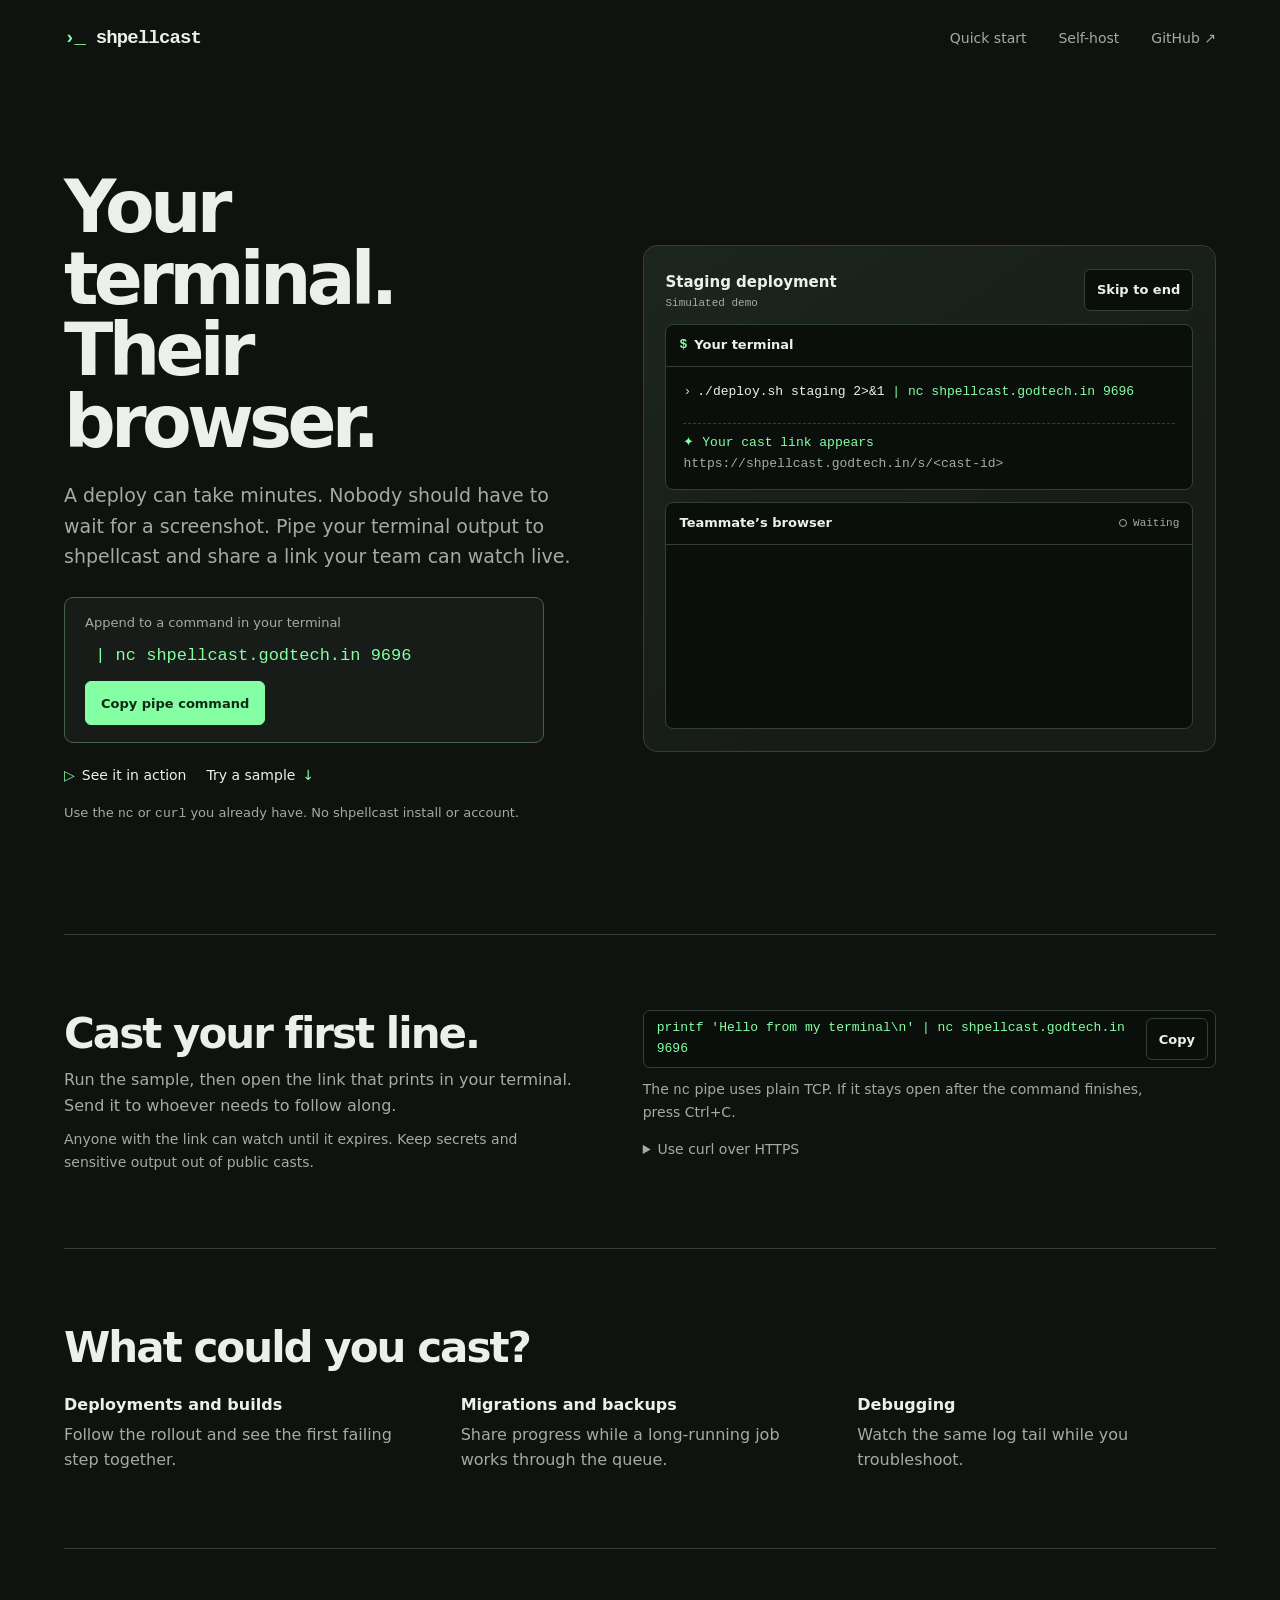
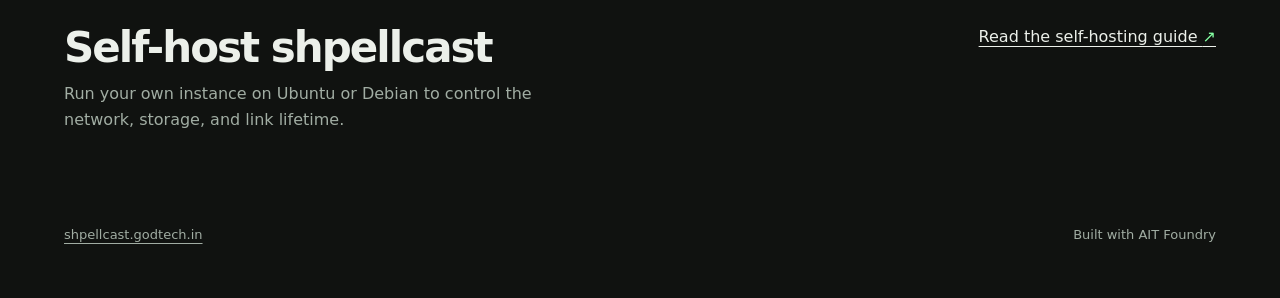
<file: index.html>
<!doctype html>
<html lang="en">
<head>
  <meta charset="utf-8">
  <meta name="viewport" content="width=device-width, initial-scale=1">
  <meta name="theme-color" content="#101210">
  <title>Share Live Terminal Output and Logs | shpellcast</title>
  <meta name="description" content="Pipe live terminal output to shpellcast with nc or curl. Share deployments, builds, and logs by browser link. No shpellcast install or account.">
  <link rel="canonical" href="https://shpellcast.godtech.in/">
  <link rel="icon" href="data:,">
  <link rel="stylesheet" href="/assets/landing.css">
</head>
<body>
  <header class="site shell">
    <a class="mark" href="https://shpellcast.godtech.in/"><span aria-hidden="true">›_</span> shpellcast</a>
    <nav aria-label="Main">
      <a href="#usage">Quick start</a>
      <a href="#self-host">Self-host</a>
      <a href="https://github.com/shpellcast/shpellcast">GitHub <span aria-hidden="true">↗</span></a>
    </nav>
  </header>

  <main class="shell">
    <section class="hero" aria-labelledby="hero-title">
      <div class="intro">
        <h1 id="hero-title">Your terminal.<br>Their browser.</h1>
        <p class="lede">A deploy can take minutes. Nobody should have to wait for a screenshot. Pipe your terminal output to shpellcast and share a link your team can watch live.</p>
        <div class="pipe">
          <p>Append to a command in your terminal</p>
          <code id="pipe-suffix"> | nc shpellcast.godtech.in 9696</code>
          <button type="button" class="button copy primary" data-copy="#pipe-suffix" hidden>Copy pipe command</button>
        </div>
        <div class="hero-links">
          <a id="see-demo" href="#demo"><span aria-hidden="true">▷</span> See it in action</a>
          <a href="#commands">Try a sample <span aria-hidden="true">↓</span></a>
        </div>
        <p class="quiet">Use the <code>nc</code> or <code>curl</code> you already have. No shpellcast install or account.</p>
      </div>

      <figure class="demo" id="demo" aria-labelledby="demo-title" tabindex="-1">
        <figcaption id="demo-title">
          <div><strong>Staging deployment</strong><small>Simulated demo</small></div>
          <button type="button" class="button replay" id="play-demo" hidden>Play demo</button>
        </figcaption>
        <section class="panel" aria-labelledby="sender-title">
          <h2 id="sender-title"><span class="green" aria-hidden="true">$</span> Your terminal</h2>
          <div class="terminal">
            <p class="prompt"><span class="green" aria-hidden="true">›</span><code data-reveal="240">./deploy.sh staging 2&gt;&amp;1<span class="green"> | nc shpellcast.godtech.in 9696</span></code></p>
            <div class="demo-link" data-reveal="810">
              <p><span class="spark" aria-hidden="true">✦</span> Your cast link appears</p>
              <code>https://shpellcast.godtech.in/s/&lt;cast-id&gt;</code>
            </div>
          </div>
        </section>
        <section class="panel preview" aria-labelledby="receiver-title">
          <header><h2 id="receiver-title">Teammate’s browser</h2><span id="demo-state" class="state" data-state="sealed">Sealed</span></header>
          <div class="terminal">
            <ol class="log" role="list" aria-label="Sample deployment output">
              <li data-reveal="1510"><time>09:41:02</time><span>Building release 1.18.4</span></li>
              <li data-reveal="2160"><time>09:41:06</time><span><strong>WARN</strong> Cache miss, rebuilding assets</span></li>
              <li data-reveal="2800"><time>09:41:13</time><span>Rollout <span class="green" aria-hidden="true">[■■··]</span> 2/4 pods ready</span></li>
              <li data-reveal="3490"><time>09:41:19</time><span>Rollout <span class="green" aria-hidden="true">[■■■■]</span> 4/4 pods ready</span></li>
              <li data-reveal="4070"><time>09:41:24</time><span class="green">OK Health checks passed</span></li>
            </ol>
            <p class="seal" data-reveal="4650"><span class="green" aria-hidden="true">✦</span> Cast sealed <span aria-hidden="true">·</span> 22s <span aria-hidden="true">·</span> 5 lines</p>
          </div>
        </section>
      </figure>
    </section>

    <section class="section quick-start" id="usage">
      <div>
        <h2>Cast your first line.</h2>
        <p>Run the sample, then open the link that prints in your terminal. Send it to whoever needs to follow along.</p>
        <p class="privacy">Anyone with the link can watch until it expires. Keep secrets and sensitive output out of public casts.</p>
      </div>
      <div class="examples" id="commands">
        <div class="command"><code id="sample-nc">printf 'Hello from my terminal\n' | nc shpellcast.godtech.in 9696</code><button type="button" class="button copy" data-copy="#sample-nc" aria-label="Copy nc sample" hidden>Copy</button></div>
        <p class="quiet">The <code>nc</code> pipe uses plain TCP. If it stays open after the command finishes, press Ctrl+C.</p>
        <details>
          <summary>Use curl over HTTPS</summary>
          <div class="command"><code id="sample-curl">printf 'Hello from my terminal\n' | curl -fsSN -T - https://shpellcast.godtech.in/ingest</code><button type="button" class="button copy" data-copy="#sample-curl" aria-label="Copy HTTPS sample" hidden>Copy</button></div>
        </details>
      </div>
    </section>

    <section class="section uses">
      <h2>What could you cast?</h2>
      <dl>
        <div><dt>Deployments and builds</dt><dd>Follow the rollout and see the first failing step together.</dd></div>
        <div><dt>Migrations and backups</dt><dd>Share progress while a long-running job works through the queue.</dd></div>
        <div><dt>Debugging</dt><dd>Watch the same log tail while you troubleshoot.</dd></div>
      </dl>
    </section>

    <section class="section self-host" id="self-host">
      <div>
        <h2>Self-host shpellcast</h2>
        <p>Run your own instance on Ubuntu or Debian to control the network, storage, and link lifetime.</p>
      </div>
      <a href="https://github.com/shpellcast/shpellcast/blob/v1/README.md#self-hosting">Read the self-hosting guide <span aria-hidden="true">↗</span></a>
    </section>
  </main>

  <footer class="foot shell">
    <a href="https://shpellcast.godtech.in/">shpellcast.godtech.in</a>
    <span>Built with AIT Foundry</span>
  </footer>
  <p id="copy-feedback" class="visually-hidden" role="status"></p>
  <script src="/assets/landing.js" defer></script>
</body>
</html>
</file>
<file: assets/landing.css>
:root {
  color-scheme: dark;
  --bg: #101210;
  --panel: #171c18;
  --terminal: #0b0f0c;
  --ink: #ecf0ea;
  --muted: #a1ada3;
  --edge: #334038;
  --green: #85ffa3;
  --sans: system-ui, -apple-system, "Segoe UI", sans-serif;
  --mono: ui-monospace, "SF Mono", Menlo, Consolas, monospace;
  --gutter: clamp(20px, 5vw, 70px);
}

* { box-sizing: border-box; }
[hidden] { display: none !important; }
body {
  margin: 0;
  background: var(--bg);
  color: var(--ink);
  font: 16px/1.6 var(--sans);
}

a { color: inherit; text-underline-offset: 4px; }
a:hover { color: var(--green); }
:focus-visible { outline: 2px solid var(--green); outline-offset: 4px; }
code, time { font-family: var(--mono); }
.green { color: var(--green); }

.shell { max-width: 1376px; margin-inline: auto; padding-inline: var(--gutter); }
.site, .foot { display: flex; align-items: center; justify-content: space-between; flex-wrap: wrap; gap: 5px 24px; }
.site { min-height: 76px; padding-block: 12px; }
.mark { font: 600 19px var(--mono); letter-spacing: -0.045em; text-decoration: none; }
.mark span { color: var(--green); }
.site nav { display: flex; flex-wrap: wrap; column-gap: clamp(15px, 3vw, 32px); }
.site nav a { padding-block: 9px; color: var(--muted); font-size: 14px; text-decoration: none; }
.site nav a:hover { color: var(--green); }

.hero {
  display: grid;
  grid-template-columns: minmax(0, 0.94fr) minmax(0, 1.06fr);
  align-items: center;
  gap: 40px clamp(34px, 5.5vw, 80px);
  padding-block: clamp(45px, 7.5vw, 107px) clamp(48px, 8.5vw, 120px);
}
h1 {
  margin: 0;
  font-size: clamp(47px, 5.65vw, 84px);
  line-height: 0.99;
  font-weight: 600;
  letter-spacing: -0.065em;
}
.lede { max-width: 45ch; margin: 22px 0 0; color: var(--muted); font-size: clamp(16px, 1.55vw, 19px); }
.pipe {
  display: grid;
  justify-items: start;
  gap: 8px;
  max-width: 480px;
  margin-top: 26px;
  padding: 15px clamp(13px, 2vw, 20px) 17px;
  border: 1px solid #44614a;
  border-radius: 9px;
  background: var(--panel);
}
.pipe:focus-within { border-color: var(--green); }
.pipe p { margin: 0; color: var(--muted); font-size: 13px; }
.pipe code {
  color: var(--green);
  font-size: clamp(13px, 1.45vw, 17px);
  overflow-wrap: anywhere;
  white-space: pre-wrap;
  user-select: all;
}
.button {
  min-height: 42px;
  padding-inline: 12px;
  border: 1px solid var(--edge);
  border-radius: 6px;
  background: var(--terminal);
  color: var(--ink);
  font: 600 13px var(--sans);
  cursor: pointer;
}
.button:hover, .button.done { border-color: var(--green); color: var(--green); }
.primary {
  min-height: 44px;
  margin-top: 4px;
  padding-inline: 15px;
  border-color: var(--green);
  background: var(--green);
  color: #102916;
}
.primary:hover, .primary.done { background: #b2ffbf; color: #102916; }
.hero-links { display: flex; flex-wrap: wrap; align-items: center; gap: 2px 20px; margin-top: 10px; }
.hero-links a { display: inline-flex; align-items: center; gap: 7px; min-height: 44px; text-decoration: none; font-size: 14px; }
.hero-links span { color: var(--green); }
.hero-links a:hover { text-decoration: underline; }
.quiet { margin: 6px 0 0; color: var(--muted); font-size: 13px; }

.demo {
  min-width: 0;
  margin: 0;
  padding: clamp(12px, 1.7vw, 23px);
  border: 1px solid var(--edge);
  border-radius: 14px;
  background: linear-gradient(145deg, #1c251e, var(--panel) 65%);
}
.demo figcaption { display: flex; align-items: center; justify-content: space-between; gap: 8px; min-height: 44px; margin-bottom: 12px; }
.demo figcaption strong { font-size: 15px; font-weight: 600; }
.demo figcaption small { display: block; color: var(--muted); font: 11px/1.5 var(--mono); }
.replay { flex: none; }
.panel { border: 1px solid var(--edge); border-radius: 8px; background: var(--terminal); }
.preview { margin-top: 12px; }
.panel > h2, .panel > header {
  display: flex;
  align-items: center;
  gap: 7px;
  min-height: 42px;
  padding: 8px 13px;
  border-bottom: 1px solid var(--edge);
}
.panel h2 { margin: 0; font-size: 13px; font-weight: 600; }
.panel h2 .green { font-family: var(--mono); }
.state { display: inline-flex; align-items: center; gap: 6px; margin-left: auto; color: var(--muted); font: 11px var(--mono); }
.state::before { content: ""; width: 6px; height: 6px; border: 1px solid currentColor; border-radius: 50%; }
.state[data-state="streaming"] { color: var(--green); }
.state[data-state="streaming"]::before { background: var(--green); }
.terminal { padding: 14px clamp(11px, 1.7vw, 17px); font: 13px/1.65 var(--mono); overflow-wrap: anywhere; }
.terminal p { margin: 0; }
.prompt { display: grid; grid-template-columns: auto minmax(0, 1fr); gap: 6px; }
.prompt code { min-height: 2.6em; }
.demo-link { margin-top: 8px; padding-top: 8px; border-top: 1px dashed var(--edge); }
.demo-link p { color: var(--green); }
.demo-link code { color: var(--muted); }
.log { display: grid; gap: 2px; margin: 0; padding: 0; list-style: none; }
.log li { display: grid; grid-template-columns: max-content minmax(0, 1fr); gap: 8px; }
.log time { color: var(--muted); }
.terminal .seal { margin-top: 10px; padding-top: 8px; border-top: 1px solid var(--edge); color: var(--muted); }
[data-pending] { visibility: hidden; }
.demo-link.revealed .spark { display: inline-block; animation: spark 520ms ease-out; }
.demo-link.revealed code { animation: reveal 330ms ease-out; }
.demo[data-playing] .prompt:has([data-pending])::after {
  content: "";
  grid-area: 1 / 2;
  width: 0.58em;
  height: 1.1em;
  margin-top: 0.2em;
  background: var(--green);
}

@keyframes spark {
  from { transform: scale(0.65) rotate(-35deg); opacity: 0.3; }
  60% { transform: scale(1.25) rotate(8deg); }
  to { transform: none; opacity: 1; }
}
@keyframes reveal { from { opacity: 0.25; } to { opacity: 1; } }

.section { padding-block: clamp(38px, 6vw, 75px); border-top: 1px solid var(--edge); }
.section h2 { margin: 0; font-size: clamp(26px, 3.6vw, 42px); line-height: 1.12; letter-spacing: -0.047em; font-weight: 600; }
.section p { max-width: 58ch; margin: 10px 0 0; color: var(--muted); }
.section .privacy, .section .quiet { font-size: 14px; }
.quick-start, .self-host {
  display: grid;
  grid-template-columns: minmax(0, 0.94fr) minmax(0, 1.06fr);
  align-items: start;
  gap: 20px clamp(34px, 5.5vw, 80px);
}
.command { display: flex; align-items: center; justify-content: space-between; gap: 10px; padding: 7px 7px 7px 13px; border: 1px solid var(--edge); border-radius: 7px; background: var(--terminal); }
.command code { min-width: 0; overflow-wrap: anywhere; color: var(--green); font-size: 13px; }
.command .button { flex: none; }
details { margin-top: 7px; }
summary { width: fit-content; padding-block: 7px; cursor: pointer; color: var(--muted); font-size: 14px; }
summary:hover { color: var(--green); }
.uses dl { display: grid; grid-template-columns: repeat(3, minmax(0, 1fr)); gap: 20px 38px; margin: 21px 0 0; }
.uses dt { font-weight: 600; }
.uses dd { margin: 4px 0 0; color: var(--muted); }
.self-host a { justify-self: end; }
.self-host a span { color: var(--green); }
.foot { padding-block: 18px 36px; color: var(--muted); font-size: 13px; }
.visually-hidden { position: absolute; width: 1px; height: 1px; overflow: hidden; clip-path: inset(50%); white-space: nowrap; }

@media (max-width: 840px) {
  .hero, .quick-start, .self-host { grid-template-columns: minmax(0, 1fr); }
  .hero { padding-top: 42px; }
  h1 { font-size: clamp(44px, 9vw, 74px); }
  .self-host a { justify-self: start; }
}
@media (max-width: 535px) {
  .site nav a { font-size: 13px; }
  .terminal { font-size: 12px; }
  .uses dl { grid-template-columns: minmax(0, 1fr); }
  .demo figcaption strong { font-size: 14px; }
}
@media (prefers-reduced-motion: reduce) {
  .demo-link.revealed .spark, .demo-link.revealed code { animation: none; }
  [data-pending] { visibility: visible; }
}
</file>
